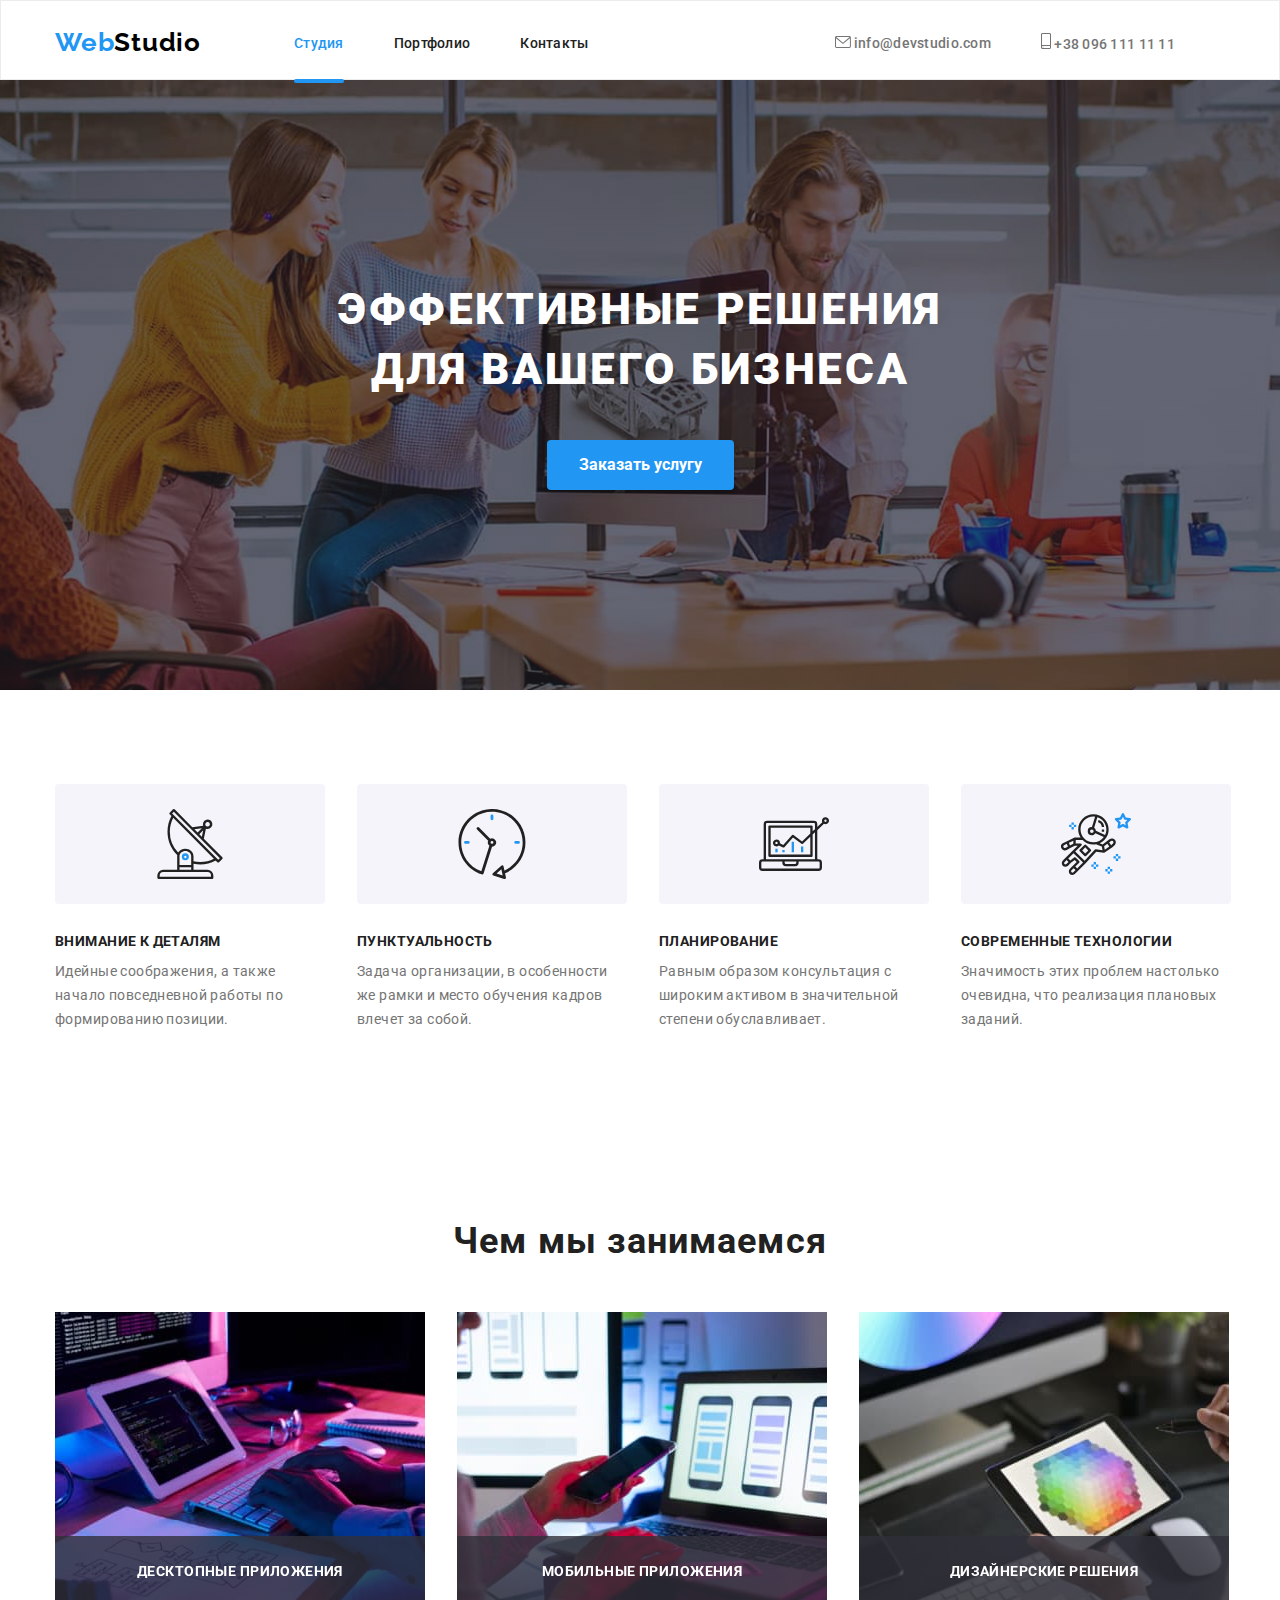
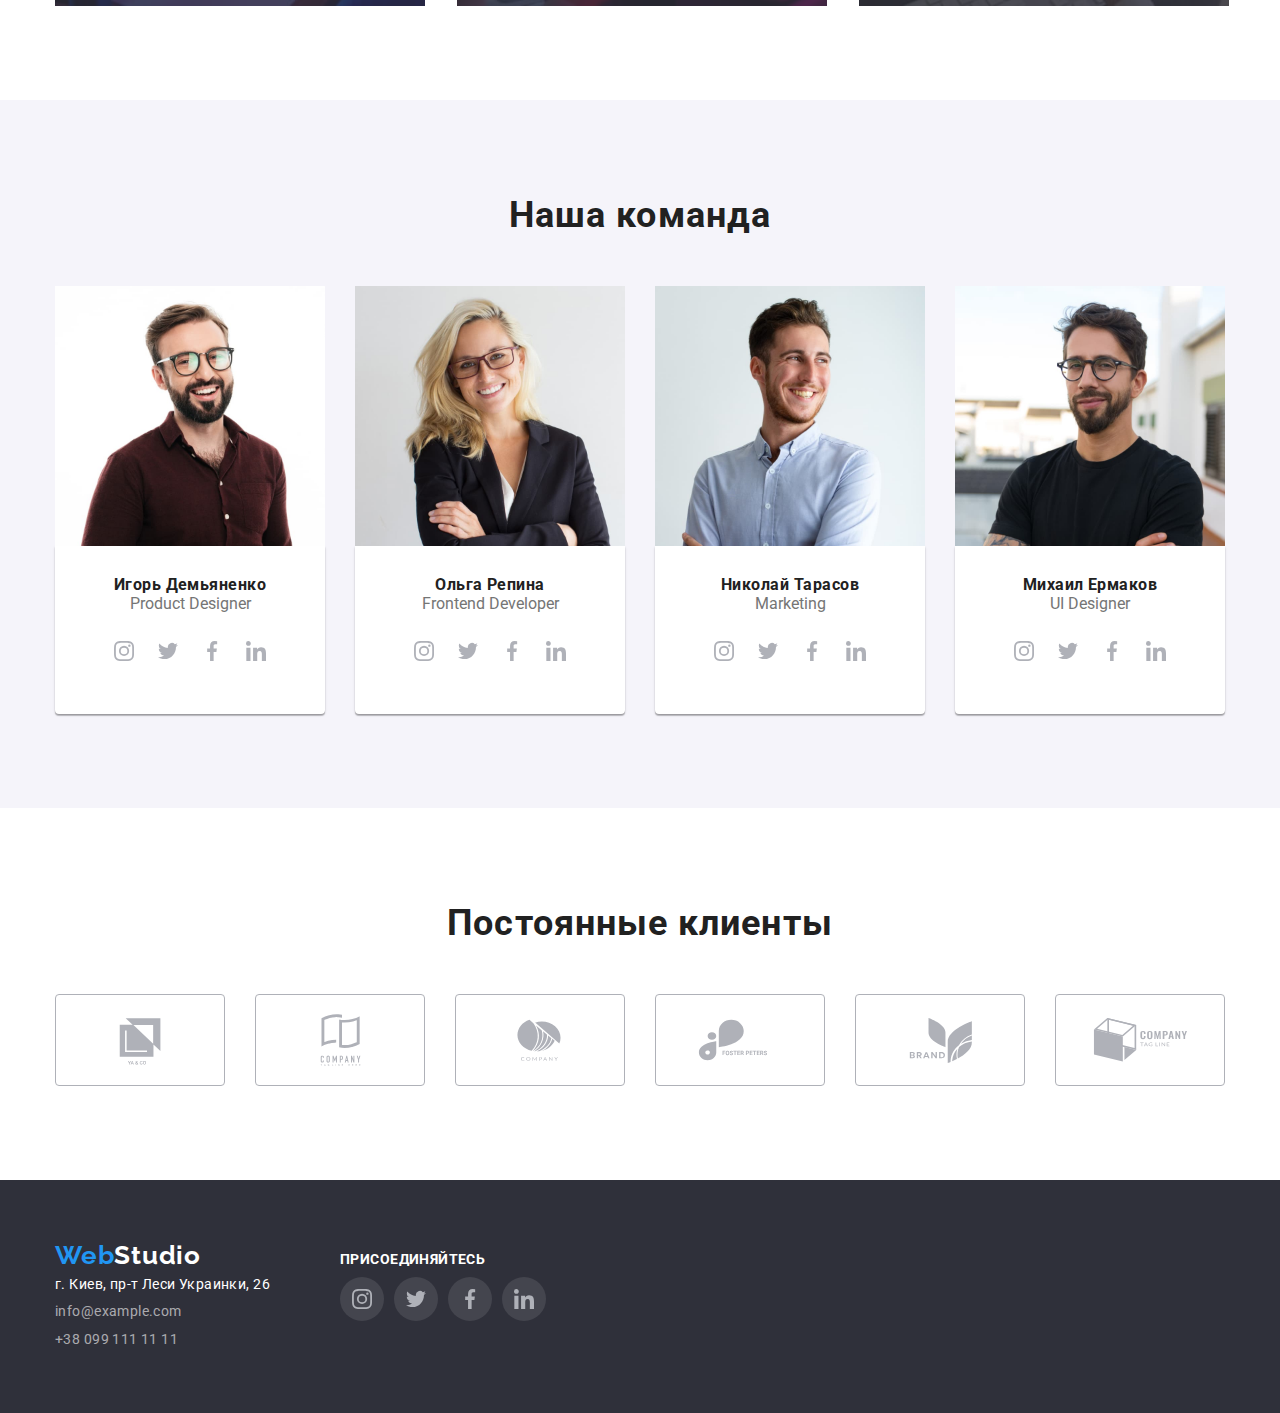
<file: index.html>
<!DOCTYPE html>
<html lang="ru">

<head>
    <meta charset="UTF-8">
    <meta http-equiv="X-UA-Compatible" content="IE=edge">
    <meta name="viewport" content="width=device-width, initial-scale=1.0">
    <title>Document</title>
    <link rel="preconnect" href="https://fonts.googleapis.com">
    <link rel="preconnect" href="https://fonts.gstatic.com" crossorigin>
    <link
        href="https://fonts.googleapis.com/css2?family=Raleway:wght@700&family=Roboto:wght@400;500;700;900&display=swap"
        rel="stylesheet">
    <link rel="stylesheet"
        href="https://cdnjs.cloudflare.com/ajax/libs/modern-normalize/0.6.0/modern-normalize.min.css" />
    <link rel="stylesheet" href="./css/main.css" />
</head>

<body>
    <!-- Шапка сайта -->
    <header class="page-header">
        <div class="container main-nav">
            <a lang="en" class="site-nav-logo" href="WebStudio">Web<span>Studio</span></a>
            <nav>
                <ul class="site-nav list">
                    <!--<li lang="en" class="nav-item site-nav-logo"><a href="WebStudio">Web<span>Studio</span></a></li>-->
                    <li class="nav-item"><a href="./index.html" class="nav-item-link link current">Студия</a></li>
                    <li class="nav-item"><a href="./portfolio.html" class="nav-item-link link">Портфолио</a></li>
                    <li class="nav-item"><a href="Контакты" class="nav-item-link link">Контакты</a></li>
                </ul>
            </nav>
            <ul class="link-items list">
                <li class="nav-link-item" lang="en">
                    <a href="mailto:info@devstudio.com"
                        class="current">
                        <svg class="icon-envelope" width="16" height="12">
                            <use href="./images/icons.svg#icon-envelope"></use>
                        </svg>
                        info@devstudio.com
                       <!--./images/icons.svgs#icon-smartphone--> 
                </a>
                  
                </li>
                <li class="nav-link-item">
                    <a href="tel:+380961111111" 
                    class="current"><svg class="icon-smartphone" width="10" height="16">
                        <use href="./images/icons.svg#icon-smartphone"></use>
                    </svg>
                    +38 096 111 11 11
                   
                </a>
                    
                </li>
            </ul>
        </div>
    </header>
    <main>
        <!-- Герой -->
        <section class="hero">
            <div class="container">
                <h1 class="title">Эффективные решения <br>для вашего бизнеса</h1>
                <button data-modal-open class="button" type="button">Заказать услугу</button>
            </div>
            <div data-modal class="backdrop is-hidden">
                <div class="modal">
                    <button data-modal-close class="button-modal" type="button">
                     <svg class="button-icon" width="18" height="18">
                        <use href="./images/icons.svg#icon-close-black-18dp-2-1"></use>
                     </svg>
                    </button>
                </div>
            </div>
           
        </section>
        <!-- Преимущества -->
        <section class="text-benefits section">
            <div class="benefits container">
                <h2 class="visually-hidden">Преимущества</h2>

                <ul class="text-benefits-list list">
                    <li class="text-benefits-text">
                        <div class="text-benefits-icon">
                        <svg class="socials-icon socials-icon-benefits" width="70" height="70">
                            <use href="./images/icons.svg#icon-antenna"></use>
                        </svg>
                    </div>
                        <h3>Внимание к деталям</h3>
                        <p>
                            Идейные соображения, а также начало повседневной работы по формированию позиции.
                        </p>
                    </li>
                    <li class="text-benefits-text">
                        <div class="text-benefits-icon">
                        <svg class="socials-icon socials-icon-benefits" width="70" height="70">
                            <use href="./images/icons.svg#icon-clock"></use>
                        </svg>
                        </div>
                        <h3>Пунктуальность</h3>
                        <p>
                            Задача организации, в особенности же рамки и место обучения кадров влечет за собой.
                        </p>
                    </li>
                    <li class="text-benefits-text">
                        <div class="text-benefits-icon">
                        <svg class="socials-icon socials-icon-benefits" width="70" height="70">
                            <use href="./images/icons.svg#icon-diagram"></use>
                        </svg>
                        </div>
                        <h3>Планирование</h3>
                        <p>
                            Равным образом консультация с широким активом в значительной степени обуславливает.
                        </p>
                    </li>
                    <li class="text-benefits-text">
                        <div class="text-benefits-icon">
                        <svg class="socials-icon socials-icon-benefits" width="70" height="70">
                            <use href="./images/icons.svg#icon-astronaut"></use>
                        </svg>
                        </div>
                        <h3>Современные технологии</h3>
                        <p>
                            Значимость этих проблем настолько очевидна, что реализация плановых заданий.
                        </p>
                    </li>
                </ul>
            </div>
        </section>
        <!-- Чем мы занимаемся -->
        <section class="section work-section">
            <div class="img container ">
                <h2> Чем мы занимаемся</h2>

                <ul class="list-img">
                    <li>
                        <img src="images/box1.jpg" alt="Пишем программы" width="370" height="294" />
                        <h3 class="list-img-text">Десктопные приложения</h3>

                    </li>

                    <li>
                        <img src="./images/box2.jpg" alt="Создаем мобильные приложения" width="370" height="294" />
                         <h3 class="list-img-text">Мобильные приложения</h3>
                    </li>
                    <li>
                        <img src="./images/box3.jpg" alt="Создаем игры" width="370" height="294" />
                         <h3 class="list-img-text">Дизайнерские решения</h3>
                    </li>
                </ul>
            </div>
        </section>
        <!-- Наша команда -->
        <section class="positions section">
           <div class="container">
                <h2>Наша команда</h2>
                <ul class="position-list list">
                    <li class="position-list-img">
                        <img src="./images/team-card1.jpg " alt="Игорь Демьяненко" width="270" height="260" />
                        <div class="position-list-text">
                            <h3>Игорь Демьяненко</h3>
                            <p lang="en">Product Designer</p>
                            <ul class="masters-socials list socials-list">
                                <li class="socials-item">
                                    <a href="" class="socials-link link">
                                        <svg class="socials-icon" width="20" height="20">
                                            <use href="./images/icons.svg#icon-instagram"></use>
                                        </svg>
                                    </a>
                                </li>
                                <li class="socials-item">
                                    <a href="" class="socials-link link">
                                        <svg class="socials-icon" width="20" height="20">
                                            <use href="./images/icons.svg#icon-twitter"></use>
                                        </svg>
                                    </a>
                                </li>
                                <li class="socials-item">
                                    <a href="" class="socials-link link">
                                        <svg class="socials-icon" width="20" height="20">
                                            <use href="./images/icons.svg#icon-facebook"></use>
                                        </svg>
                                    </a>
                                </li>
                                <li class="socials-item">
                                    <a href="" class="socials-link link">
                                        <svg class="socials-icon" width="20" height="20">
                                            <use href="./images/icons.svg#icon-linkedin"></use>
                                        </svg>
                                    </a>
                                </li>
                            </ul>
                        </div>
                    </li>
                    <li class="position-list-img">
                        <img src="./images/team-card2.jpg " alt="Ольга Репина" width="270" height="260" />
                        <div class="position-list-text">
                            <h3>Ольга Репина</h3>
                            <p lang="en">Frontend Developer</p>
                            <ul class="masters-socials list socials-list">
                                <li class="socials-item">
                                    <a href="" class="socials-link link">
                                        <svg class="socials-icon" width="20" height="20">
                                            <use href="./images/icons.svg#icon-instagram"></use>
                                        </svg>
                                    </a>
                                </li>
                                <li class="socials-item">
                                    <a href="" class="socials-link link">
                                        <svg class="socials-icon" width="20" height="20">
                                            <use href="./images/icons.svg#icon-twitter"></use>
                                        </svg>
                                    </a>
                                </li>
                                <li class="socials-item">
                                    <a href="" class="socials-link link">
                                        <svg class="socials-icon" width="20" height="20">
                                            <use href="./images/icons.svg#icon-facebook"></use>
                                        </svg>
                                    </a>
                                </li>
                                <li class="socials-item">
                                    <a href="" class="socials-link link">
                                        <svg class="socials-icon" width="20" height="20">
                                            <use href="./images/icons.svg#icon-linkedin"></use>
                                        </svg>
                                    </a>
                                </li>
                            </ul>
                        </div>
                    </li>
                    <li class="position-list-img">
                        <img src="./images/team-card3.jpg " alt="Николай Тарасов" width="270" height="260" />
                        <div class="position-list-text">
                            <h3>Николай Тарасов</h3>
                            <p lang="en">Marketing</p>
                            <ul class="masters-socials list socials-list">
                                <li class="socials-item">
                                    <a href="" class="socials-link link">
                                        <svg class="socials-icon" width="20" height="20">
                                            <use href="./images/icons.svg#icon-instagram"></use>
                                        </svg>
                                    </a>
                                </li>
                                <li class="socials-item">
                                    <a href="" class="socials-link link">
                                        <svg class="socials-icon" width="20" height="20">
                                            <use href="./images/icons.svg#icon-twitter"></use>
                                        </svg>
                                    </a>
                                </li>
                                <li class="socials-item">
                                    <a href="" class="socials-link link">
                                        <svg class="socials-icon" width="20" height="20">
                                            <use href="./images/icons.svg#icon-facebook"></use>
                                        </svg>
                                    </a>
                                </li>
                                <li class="socials-item">
                                    <a href="" class="socials-link link">
                                        <svg class="socials-icon" width="20" height="20">
                                            <use href="./images/icons.svg#icon-linkedin"></use>
                                        </svg>
                                    </a>
                                </li>
                            </ul>
                        </div>
                    </li>
                    <li class="position-list-img">
                        <img src="./images/team-card4.jpg " alt="Михаил Ермаков" width="270" height="260" />
                        <div class="position-list-text">
                            <h3>Михаил Ермаков</h3>
                            <p lang="en">UI Designer</p>
                            <ul class="masters-socials list socials-list">
                                <li class="socials-item">
                                    <a href="" class="socials-link link">
                                        <svg class="socials-icon" width="20" height="20">
                                            <use href="./images/icons.svg#icon-instagram"></use>
                                        </svg>
                                    </a>
                                </li>
                                <li class="socials-item">
                                    <a href="" class="socials-link link">
                                        <svg class="socials-icon" width="20" height="20">
                                            <use href="./images/icons.svg#icon-twitter"></use>
                                        </svg>
                                    </a>
                                </li>
                                <li class="socials-item">
                                    <a href="" class="socials-link link">
                                        <svg class="socials-icon" width="20" height="20">
                                            <use href="./images/icons.svg#icon-facebook"></use>
                                        </svg>
                                    </a>
                                </li>
                                <li class="socials-item">
                                    <a href="" class="socials-link link">
                                        <svg class="socials-icon" width="20" height="20">
                                            <use href="./images/icons.svg#icon-linkedin"></use>
                                        </svg>
                                    </a>
                                </li>
                            </ul>
                        </div>
                    </li>
                </ul>
            </div>
        </section>
<!-- Постоянные клиенты -->
<section class="section client-section">
<div class="container client-section-container">
    <h2>Постоянные клиенты</h2>
<ul class="masters-client list client-list">
    <li class="client-item">
        <a href="" class="client-link link">
            <svg class="client-icon" width="106" height="60">
                <use href="./images/icons.svg#icon-logo1"></use>
            </svg>
        </a>
    </li>
    <li class="client-item">
        <a href="" class="client-link link">
            <svg class="client-icon" width="106" height="60">
                <use href="./images/icons.svg#icon-logo2"></use>
            </svg>
        </a>
    </li>
    <li class="client-item">
        <a href="" class="client-link link">
            <svg class="client-icon" width="106" height="60">
                <use href="./images/icons.svg#icon-logo3"></use>
            </svg>
        </a>
    </li>
    <li class="client-item">
        <a href="" class="client-link link">
            <svg class="client-icon" width="106" height="60">
                <use href="./images/icons.svg#icon-logo4"></use>
            </svg>
        </a>
    </li>
    <li class="client-item">
        <a href="" class="client-link link">
            <svg class="client-icon" width="106" height="60">
                <use href="./images/icons.svg#icon-logo5"></use>
            </svg>
        </a>
    </li>
    <li class="client-item">
        <a href="" class="client-link link">
            <svg class="client-icon" width="106" height="60">
                <use href="./images/icons.svg#icon-logo6"></use>
            </svg>
        </a>
    </li>
   </ul>
</div>
</section>
    </main>

    <!-- Футер -->
    <footer class="bottom">
        <div class="container container-futer">
            <div class="bottom-futer">
            <a lang="en" class="bottom-logo" href="WebStudio" class="link">Web<span>Studio</span></a>
            <ul class="bottom-list link list">
                <!--<li lang="en" class="bottom-logo"><a href="WebStudio" class="link">Web<span>Studio</span></a></li>-->
                <li>
                    <address>
                        г. Киев, пр-т Леси Украинки, 26
                    </address>
                </li>
                <li lang="en"><a href="mailto:info@example.com" class="link-bottom link">info@example.com</a></li>
                <li><a href="tel:+380991111111" class="link-bottom link">+38 099 111 11 11</a></li>
            </ul>
            </div>
            <div class="icons-futer">
                <h2>ПРИСОЕДИНЯЙТЕСЬ</h2>
            
            <ul class="masters-socials masters-socials-futer list socials-list">
                <li class="socials-item socials-item-futer">
                    <a href="" class="socials-link socials-link-futer link">
                        <svg class="socials-icon" width="20" height="20">
                            <use href="./images/icons.svg#icon-instagram"></use>
                        </svg>
                    </a>
                </li>
                <li class="socials-item socials-item-futer">
                    <a href="" class="socials-link socials-link-futer link">
                        <svg class="socials-icon" width="20" height="20">
                            <use href="./images/icons.svg#icon-twitter"></use>
                        </svg>
                    </a>
                </li>
                <li class="socials-item socials-item-futer">
                    <a href="" class="socials-link socials-link-futer link">
                        <svg class="socials-icon" width="20" height="20">
                            <use href="./images/icons.svg#icon-facebook"></use>
                        </svg>
                    </a>
                </li>
                <li class="socials-item socials-item-futer">
                    <a href="" class="socials-link socials-link-futer link">
                        <svg class="socials-icon" width="20" height="20">
                            <use href="./images/icons.svg#icon-linkedin"></use>
                        </svg>
                    </a>
                </li>
            </ul>
            </div>
        </div>
    </footer>
<script src="./js/modal.js"></script>
</body>

</html>
</file>
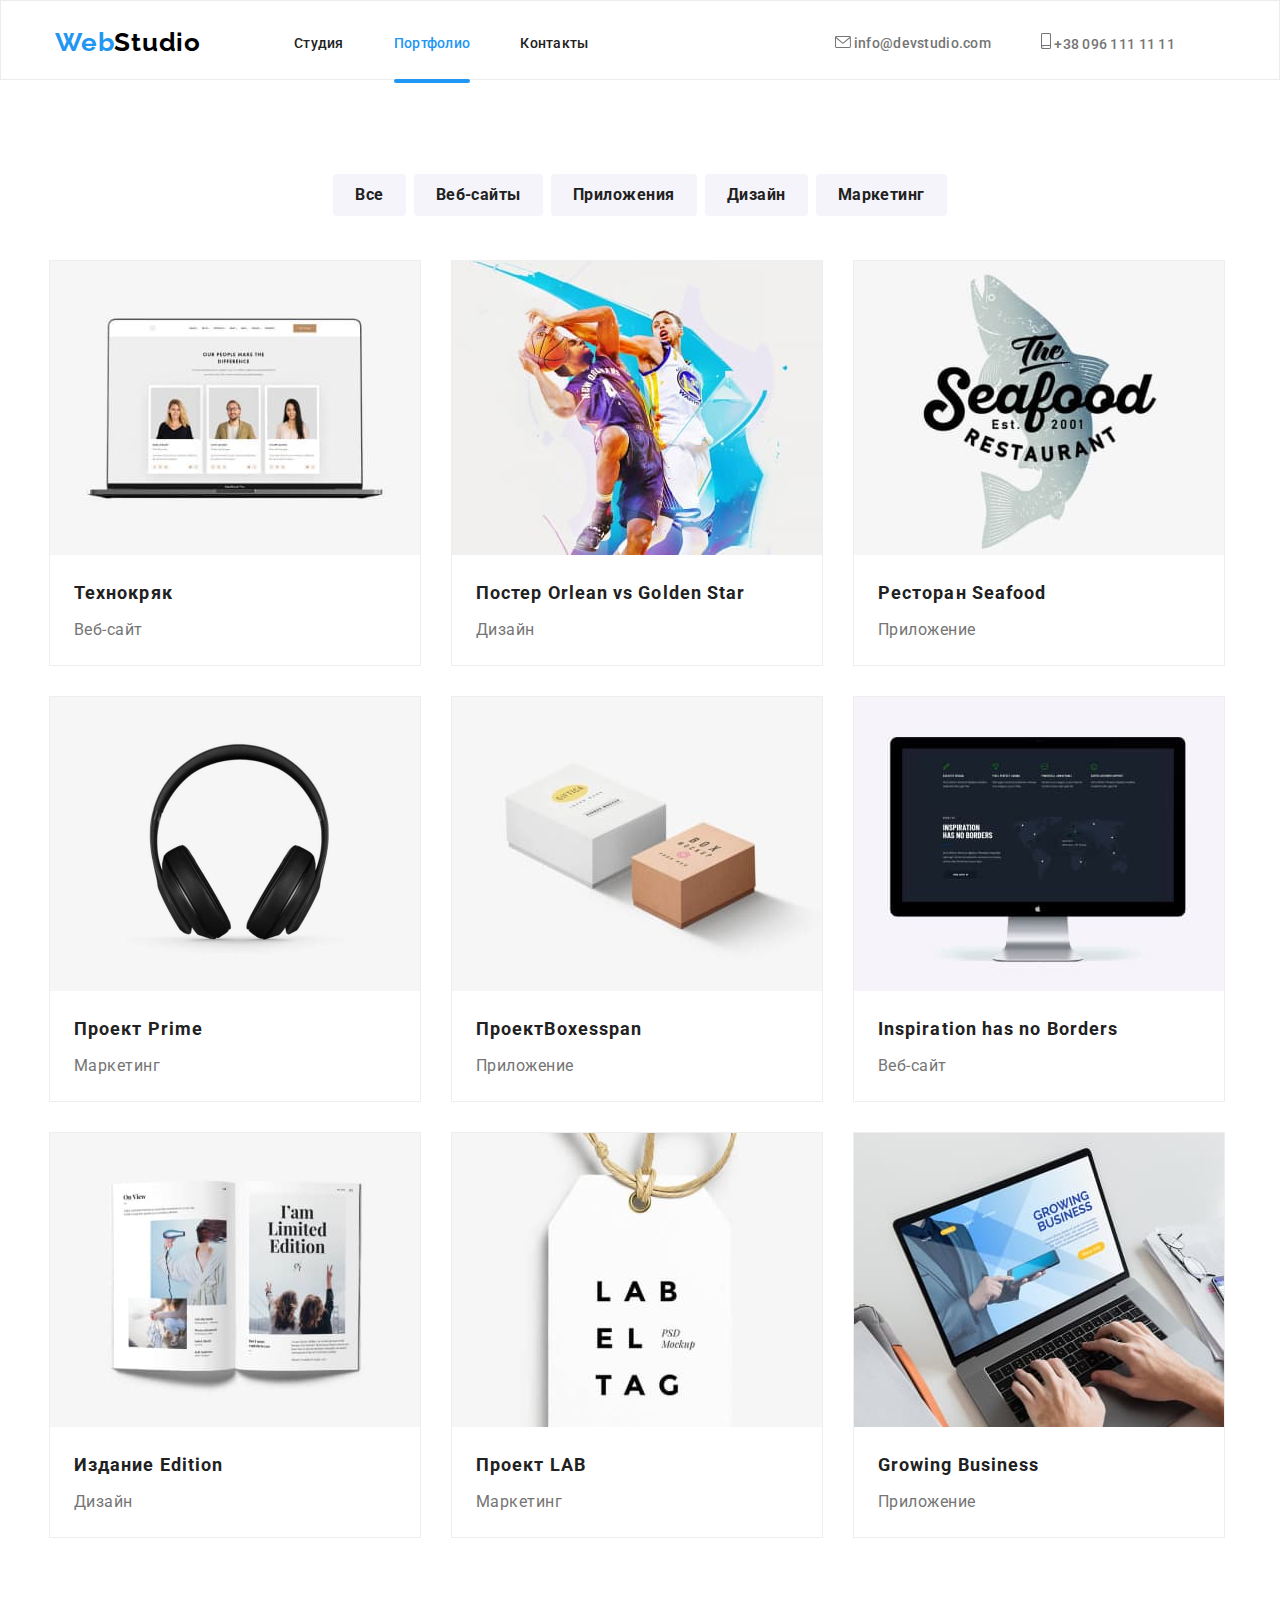
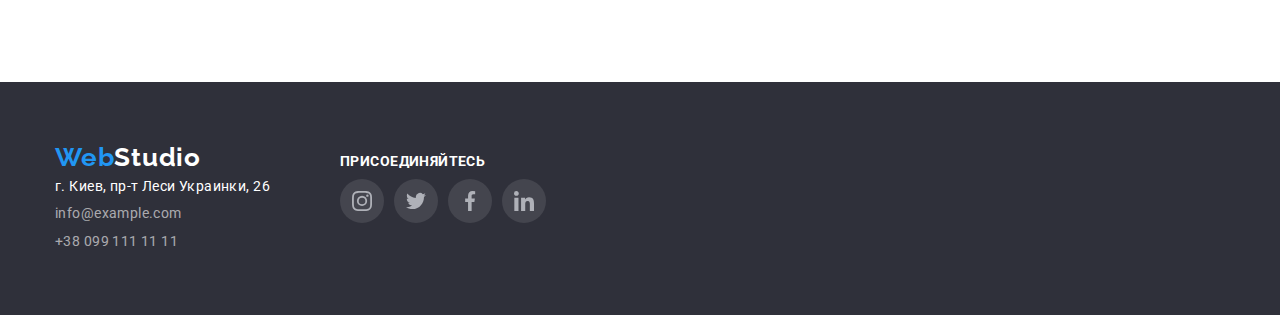
<file: portfolio.html>
<!DOCTYPE html>
<html lang="ru">

<head>
    <meta charset="UTF-8">
    <meta http-equiv="X-UA-Compatible" content="IE=edge">
    <meta name="viewport" content="width=device-width, initial-scale=1.0">
    <title>Document</title>
    <link rel="preconnect" href="https://fonts.googleapis.com">
    <link rel="preconnect" href="https://fonts.gstatic.com" crossorigin>
    <link href="https://fonts.googleapis.com/css2?family=Roboto:wght@400;500;700;900&display=swap" rel="stylesheet">
    <link rel="preconnect" href="https://fonts.googleapis.com">
    <link rel="preconnect" href="https://fonts.gstatic.com" crossorigin>
    <link
        href="https://fonts.googleapis.com/css2?family=Raleway:wght@700&family=Roboto:wght@400;500;700;900&display=swap"
        rel="stylesheet">
    <link rel="stylesheet"
        href="https://cdnjs.cloudflare.com/ajax/libs/modern-normalize/0.6.0/modern-normalize.min.css" />
    <link rel="stylesheet" href="./css/main.css" />
</head>

<body>
    <!-- Шапка сайта -->
    <header class="page-header">
        <div class="container main-nav">
            <a lang="en" class="site-nav-logo" href="WebStudio">Web<span>Studio</span></a>
            <nav>
                <ul class="site-nav list">
                    <!--<li lang="en" class="nav-item site-nav-logo"><a href="WebStudio">Web<span>Studio</span></a></li>-->
                    <li class="nav-item"><a href="./index.html" class="nav-item-link link">Студия</a></li>
                    <li class="nav-item"><a href="./portfolio.html" class="nav-item-link link current">Портфолио</a></li>
                    <li class="nav-item"><a href="Контакты" class="nav-item-link link">Контакты</a></li>
                </ul>
            </nav>
            <ul class="link-items list">
                <li class="nav-link-item" lang="en">
                    <a href="mailto:info@devstudio.com" class="current">
                        <svg class="icon-envelope" width="16" height="12">
                            <use href="./images/icons.svg#icon-envelope"></use>
                        </svg>
                        info@devstudio.com
                        <!--./images/icons.svgs#icon-smartphone-->
                    </a>
    
                </li>
                <li class="nav-link-item">
                    <a href="tel:+380961111111" class="current"><svg class="icon-smartphone" width="10" height="16">
                            <use href="./images/icons.svg#icon-smartphone"></use>
                        </svg>
                        +38 096 111 11 11
    
                    </a>
    
                </li>
            </ul>
        </div>
    </header>
  
   
    <main>

        <!--Наше портфолио  -->
        <section class="section portfolio">
            <div class="container ">
                <h2 class="visually-hidden">Наше портфолио</h2>
                <ul class="portfolio-list list">
                    <li class="portfolio-list-item"><button class="portfolio-button" type="button">Все</button></li>
                    <li class="portfolio-list-item"><button class="portfolio-button" type="button">Веб-сайты</button>
                    </li>
                    <li class="portfolio-list-item"><button class="portfolio-button" type="button">Приложения</button>
                    </li>
                    <li class="portfolio-list-item"><button class="portfolio-button" type="button">Дизайн</button></li>
                    <li class="portfolio-list-item"><button class="portfolio-button" type="button">Маркетинг</button>
                    </li>
                </ul>
                <ul class="portfolio-img list">
                    <li class="portfolio-img-item">
                        <a class="portfolio-img-over">
                        <div class="portfolio-img-overl">
                            <img src="./images/portfolio/img-portfolio1.jpg" alt="Технокряк" width="370" height="294" />
                            <div class="portfolio-text-overl">
                                <p>Технокряк это современная площадка распространения коронавируса. Компании используют эту
                                    платформу для цифрового
                                    шпионажа и атак на защищённые сервера конкурентов.</p>
                            </div>
                        </div>
                            <div class="portfolio-text">
                                <h3>Технокряк </h3>
                                <p>Веб-сайт</p>
                               
                              
                            </div>
                        </a>
                    </li>

                    <li class="portfolio-img-item">
                        <img src="./images/portfolio/img-portfolio2.jpg" alt="Постер New Orlean vs Golden Star"
                            width="370" height="294" />
                        <div class="portfolio-text">
                            <h3>Постер <span lang="en">Orlean vs Golden Star</span></h3>
                            <p>Дизайн</p>
                        </div>
                    </li>
                    <li class="portfolio-img-item">
                        <img src="./images/portfolio/img-portfolio3.jpg" alt="Ресторан Seafood" width="370"
                            height="294" />
                        <div class="portfolio-text">
                            <h3>Ресторан <span lang="en">Seafood</span></h3>
                            <p>Приложение</p>
                        </div>
                    </li>
                    <li class="portfolio-img-item">
                        <img src="./images/portfolio/img-portfolio4.jpg" alt="Проект Prime" width="370" height="294" />
                        <div class="portfolio-text">
                            <h3>Проект <span lang="en">Prime</span></h3>
                            <p>Маркетинг</p>
                        </div>
                    </li>
                    <li class="portfolio-img-item">
                        <img src="./images/portfolio/img-portfolio5.jpg" alt="Проект Boxes" width="370" height="294" />
                        <div class="portfolio-text">
                            <h3>Проект<span lang="en">Boxes</span>span</h3>
                            <p>Приложение</p>
                        </div>
                    </li>
                    <li class="portfolio-img-item">
                        <img src="./images/portfolio/img-portfolio6.jpg" alt="Inspiration has no Borders" width="370"
                            height="294" />
                        <div class="portfolio-text">
                            <h3 lang="en">Inspiration has no Borders</h3>
                            <p>Веб-сайт</p>
                        </div>
                    </li>
                    <li class="portfolio-img-item">
                        <img src="./images/portfolio/img-portfolio7.jpg" alt="Издание Limited Edition" width="370"
                            height="294" />
                        <div class="portfolio-text">
                            <h3>Издание <span lang="en">Edition</span> </h3>
                            <p>Дизайн</p>
                        </div>
                    </li>
                    <li class="portfolio-img-item">
                        <img src="./images/portfolio/img-portfolio8.jpg" alt="Проект LAB" width="370" height="294" />
                        <div class="portfolio-text">
                            <h3>Проект <span lang="en">LAB</span></h3>
                            <p>Маркетинг</p>
                        </div>
                    </li>
                    <li class="portfolio-img-item">
                        <img src="./images/portfolio/img-portfolio9.jpg" alt="Growing Business" width="370"
                            height="294" />
                        <div class="portfolio-text">
                            <h3 lang="en">Growing Business</h3>
                            <p>Приложение</p>
                        </div>
                    </li>

                </ul>
            </div>
        </section>
    </main>
    <!-- Футер -->
    <footer class="bottom">
        <div class="container container-futer">
            <div class="bottom-futer">
                <a lang="en" class="bottom-logo" href="WebStudio" class="link">Web<span>Studio</span></a>
                <ul class="bottom-list link list">
                    <!--<li lang="en" class="bottom-logo"><a href="WebStudio" class="link">Web<span>Studio</span></a></li>-->
                    <li>
                        <address>
                            г. Киев, пр-т Леси Украинки, 26
                        </address>
                    </li>
                    <li lang="en"><a href="mailto:info@example.com" class="link-bottom link">info@example.com</a></li>
                    <li><a href="tel:+380991111111" class="link-bottom link">+38 099 111 11 11</a></li>
                </ul>
            </div>
            <div class="icons-futer">
                <h2>ПРИСОЕДИНЯЙТЕСЬ</h2>
    
                <ul class="masters-socials masters-socials-futer list socials-list">
                    <li class="socials-item socials-item-futer">
                        <a href="" class="socials-link socials-link-futer link">
                            <svg class="socials-icon" width="20" height="20">
                                <use href="./images/icons.svg#icon-instagram"></use>
                            </svg>
                        </a>
                    </li>
                    <li class="socials-item socials-item-futer">
                        <a href="" class="socials-link socials-link-futer link">
                            <svg class="socials-icon" width="20" height="20">
                                <use href="./images/icons.svg#icon-twitter"></use>
                            </svg>
                        </a>
                    </li>
                    <li class="socials-item socials-item-futer">
                        <a href="" class="socials-link socials-link-futer link">
                            <svg class="socials-icon" width="20" height="20">
                                <use href="./images/icons.svg#icon-facebook"></use>
                            </svg>
                        </a>
                    </li>
                    <li class="socials-item socials-item-futer">
                        <a href="" class="socials-link socials-link-futer link">
                            <svg class="socials-icon" width="20" height="20">
                                <use href="./images/icons.svg#icon-linkedin"></use>
                            </svg>
                        </a>
                    </li>
                </ul>
            </div>
        </div>
    </footer>


</body>

</html>
</file>
<file: css/main.css>
/* цвет основного текста #757575 */
/* вторичный цвет текста #212121 ; */
/* белый #e5e5e5  */
/* акцент #2196f3 */
/* вторичный цвет фона #ffffff; */

:root {
  --primary-text-color: #757575;
  --title-text-color: #212121;
  --accent-color: #2196f3;

  --primary-white-color: #ffffff;
  --secondary-bg-color: #ffffff;
}

body {
  background-color: var(--primary-white-color);
  color: var(--primary-text-color);

  font-family: Roboto, sans-serif;
  font-size: 14px;
  font-style: normal;
  font-weight: 400;
  line-height: 2;
}
h1,
h2,
h3,
h4,
h5,
h6,
p {
  margin: 0;
}
ul,
ol {
  list-style: none;
  padding: 0;
  margin: 0;
}
img {
  display: block;
}
.section {
  padding: 94px 0;
}
.container {
  width: 1200px;
  padding-left: 15px;
  padding-right: 15px;
  margin-right: auto;
  margin-left: auto;
}
.btn {
  display: block;
  font-weight: 500;
  font-size: 16px;
  line-height: 1.25;
  text-align: center;
  color: var(--secondary-text-color);
  background: #4985ff;
  box-shadow: 0px 0px 10px rgba(111, 111, 111, 0.25);
  border-radius: 30px;
  width: 200px;
  height: 45px;
  border-color: transparent;
  cursor: pointer;
}
.btn:hover,
.btn:focus {
  border-color: var(--accent-color);
  background-color: transparent;
}

h2 {
  color: var(--title-text-color);

  font-weight: 700;
  font-size: 36px;
  line-height: 1.17;
  letter-spacing: 0.03em;
}
h3 {
  color: var(--title-text-color);

  font-weight: 700;
  font-size: 14px;
  line-height: 1.14;
  letter-spacing: 0.03em;
}
.list {
  list-style: none;
}
.link {
  text-decoration: none;
}
a {
  text-decoration: none;
}
.visually-hidden {
  position: absolute;
  width: 1px;
  height: 1px;
  margin: -1px;
  border: 0;
  padding: 0;
  white-space: nowrap;
  clip-path: inset(100%);
  clip: rect(0 0 0 0);
  overflow: hidden;
}
/*  Шапка Site nav */
.page-header {
  border: 1px solid #ececec;
  /*width: 1200px;*/
  height: 80px;
}
.main-nav {
  display: flex;
  align-items: center;
  /* width: 1200px;*/

  /*padding-left: 15px;
  padding-right: 15px;*/
 /* opacity: 0;
  transform: scaleX(0);
  transition: transform 250ms cubic-bezier(0.4, 0, 0.2, 1),
  opacity 250ms cubic-bezier(0.4, 0, 0.2, 1);*/
}
.site-nav {
  position: relative;
  display: flex;
  align-items: center;
  /*padding-top: 32px;
  padding-bottom: 32px;*/
}
.site-nav .nav-item:not(:last-child) {
  margin-right: 50px;
}
.link-items {
  display: flex;
  align-items: center;
  margin-left: auto;
}
.link-items:not(:last-child) {
  margin-right: 50px;
}
.site-nav-logo {
  margin-right: 93px;
  font-family: Raleway, sans-serif;
  font-weight: 700;
  font-size: 26px;
  line-height: 1.19;
  /* identical to box height */
  letter-spacing: 0.03em;
  color: #2196f3;
}
.site-nav-logo a {
  color: #2196f3;
}
.site-nav-logo span {
  font-family: Raleway, sans-serif;
  font-weight: 700;
  font-size: 26px;
  line-height: 1.19;
  /* identical to box height */

  letter-spacing: 0.03em;

  color: #000000;
}
.site-nav .link {
  display: block;
  padding-top: 32px;
  padding-bottom: 32px;

  color: var(--title-text-color);
  font-weight: 500;
  font-size: 14px;
  line-height: 1.17;
  letter-spacing: 0.02em;
  text-decoration: none;
  transition: color 250ms cubic-bezier(0.4, 0, 0.2, 1);
}

.site-nav .link:hover,
.site-nav .link:focus {
  color: var(--accent-color);
}

.link-items .current {
  display: block;
  padding-top: 32px;
  padding-bottom: 32px;

  color: var(--primary-text-color);
  font-weight: 500;
  font-size: 14px;
  line-height: 1.17;
  letter-spacing: 0.02em;
  text-decoration: none;
  margin-right: 50px;
  transition: color fill 250ms cubic-bezier(0.4, 0, 0.2, 1);
}
.link-items .current:not(:last-child) {
  margin-right: 50px;
}
.link-items .current:hover,
.link-items .current:focus {
  color: var(--accent-color);
  fill: var(--accent-color);
}

.link-items .current:hover use,
.link-items .current:focus use {
  color: var(--accent-color);
  fill: var(--accent-color);
}
.icon-envelope {
  background-color: #ffffff;
  fill: #757575;
  transition: fill 250ms cubic-bezier(0.4, 0, 0.2, 1);
}
.icon-envelope:hover,
.icon-envelope:focus {
  fill: var(--accent-color);
}
.icon-smartphone {
  fill: #757575;
  transition: fill 250ms cubic-bezier(0.4, 0, 0.2, 1);
}
.icon-smartphone:hover,
.icon-smartphone:focus {
  fill: var(--accent-color);
}
.nav-item {
  position: relative;
}
.nav-item-link.current::after {
  content: '';

  position: absolute;
  left: 0;
  bottom: 0;

  display: block;
  width: 100%;
  height: 4px;
   background: #2196F3;
   border-radius: 2px;

  /*opacity: 0;
  transform: scaleX(0);*/
  transition: transform 250ms cubic-bezier(0.4, 0, 0.2, 1),
  opacity 250ms cubic-bezier(0.4, 0, 0.2, 1);
}
.nav-item-link.current {
  color:var(--accent-color) ;
}
.nav-item-link:hover::after {
  /*opacity: 1;
  transform: scaleX(1);*/
}
/* Hero */

.hero {
  text-align: center;
  padding: 200px 0;
  /*background-color: #2f303a;*/
  max-width: 1600px;
  margin: 0 auto;
  /* width: 1200px;*/
  background-image: linear-gradient(
      to right,
      rgba(47, 48, 58, 0.4),
      rgba(47, 48, 58, 0.4)
    ),
    url("../images/img1.jpg");

  background-repeat: no-repeat;
  background-position: center;
  background-size: cover;
}

.title {
  margin-top: 0;
  margin-bottom: 40px;

  color: #ffffff;
  font-weight: 900;
  font-size: 44px;
  line-height: 1.36;

  text-align: center;
  letter-spacing: 0.06em;
  text-transform: uppercase;
}
.button {
  color: #ffffff;
  background-color: #2196f3;
  font-weight: 700;
  font-size: 16px;
  padding: 10px 32px;
  border-radius: 4px;
  border: none;
  box-shadow: 0px 4px 4px rgba(0, 0, 0, 0.15);
  line-height: 1.88;
  transition: background-color 250ms cubic-bezier(0.4, 0, 0.2, 1);
}
.button:hover,
.button:focus {
  background-color: #188ce8;
  cursor: pointer;
}
.backdrop {
  position: fixed;
  top: 0;
  left: 0;
  width: 100%;
  height:100%;
  background: rgba(0, 0, 0, 0.2);
  /*background-color:#AFB1B8;*/
  /*outline: 2px #000000;*/
  /*#2196F3*/
}

.backdrop.is-hidden {
  opacity: 0;
  pointer-events: none;
}

.modal {
  position: absolute;
  top: 50%;
  left: 50%;
  transform: translate(-50%, -50%);

  /*min-height: 300px;
  min-width: 400px;*/
  width: 528px;
  height: 581px;
  padding: 15px;
  /*margin-top: 8px;
  margin-right: 8px;*/
  radius: 4px;
  background-color: #fff;
  
}
.modal .button-modal {
  position: absolute;
  right: 8px;
  top: 8px;
  
  width: 30px;
  height: 30px;
  border: 1px solid rgba(0, 0, 0, 0.1);
  border-radius: 50%;
  background: transparent;
}
/* преимущества*/
.benefits h2 {
  text-align: center;
}

.text-benefits-list {
  display: flex;

  /*margin-top: 94px;
  margin-bottom: 94px;*/
}
.text-benefits-text:not(:last-child) {
  margin-right: 32px;
}
.text-benefits-text h3 {
  margin-bottom: 10px;
  text-transform: uppercase;
}
.text-benefits p {
  font-size: 14px;
  line-height: 1.71;
  letter-spacing: 0.03em;
}
/*.socials-icon-benefits {
    width: 70px;
  height: 70px;
}*/
.text-benefits-text svg {
  /*width: 270px;
  height: 120px;*/
  /*background: rgba(245, 244, 250, 1);*/
}
.text-benefits-icon {
  /*position: absolute;*/
   width: 270px;
   height: 120px;
   left: 215px;
   top: 774px;

   background:  #f5f4fa;
   border-radius: 4px;
   padding: 25px 100px 25px 100px;
   margin-bottom: 30px;
}
/*.socials-icon-benefits {
  /*display: block;*/
  padding: 25px 100px 25px 100px;
}*/


/*Чем мы занимаемся*/
.work-section {
  padding-top: 0;
}
.img h2 {
  text-align: center;
  margin-bottom: 50px;
}

.list-img {
  
  display: flex;
  /*margin-bottom: 94px;*/
}
.list-img li:not(:last-child) {
  margin-right: 32px;
}
.list-img li {
position: relative;
}
.list-img-text {
  position: absolute;
  right: 0;
  bottom: 0;
width: 100%;
height: 70px;
padding-top: 27px;
  background: rgba(47, 48, 58, 0.8);
  font-family: Roboto;
font-family: Roboto;
font-style: normal;
font-weight: 700;
font-size: 14px;
line-height: 16px;
text-align: center;
letter-spacing: 0.03em;
text-transform: uppercase;

color: #FFFFFF;

}

/* Наша команда */

/*.positions {
  display: flex;
  justify-content: space-between;
}*/
/*.position-list {

}*/
/*.position-list-img{
  display: flex;
  justify-content: space-between;
  margin-left: 0px;
}*/
.positions {
  /*padding-top: 94px;*/
  background:  #f5f4fa;
}
.positions h2 {
  text-align: center;
  margin-bottom: 50px;
}
.position-list {
  display: flex;
  /*padding-bottom: 94px;*/
  /* margin-bottom: 94px;*/
  /*height: 368px;*/
  /*width: 270px;
  background-color: #ffffff;*/
  border-radius: 4px;
  /*/box-shadow: 0 0 4px 0 black;*/
}
.position-list-img:not(:last-child) {
  margin-right: 30px;
}
.position-list-img {
  text-align: center;
}
.position-list-text {
  height: 168px;
  /* margin-top: 30px;*/
  /* margin-bottom: 30px;*/
  padding-top: 30px;
  padding-bottom: 30px;
  background-color: #ffffff;
  border-radius: 0 0 4px 4px;
  box-shadow: 0px 1px 3px rgba(0, 0, 0, 0.12), 0px 1px 1px rgba(0, 0, 0, 0.14),
    0px 2px 1px rgba(0, 0, 0, 0.2);
}
.position-list-text h3 {
  font-size: 16px;
}

.position-list p {
  font-size: 16px;
  line-height: 1.19;
  text-align: center;
  margin-bottom: 16px;
}
.masters-socials {
  display: flex;
  justify-content: center;
 }
.socials-item {
  width: 44px;
  height: 44px;
}
.socials-item :not(:last-child) {
  margin-right: 10px;
}
.socials-link {
  width: 100%;
  height: 100%;
  display: flex;
  align-items: center;
  justify-content: center;
  border-radius: 50%;
  background-color: #ffffff;
  transition: background-color 250ms cubic-bezier(0.4, 0, 0.2, 1);
  transition: fill 250ms cubic-bezier(0.4, 0, 0.2, 1);
  
}
.socials-icon {
  fill: #afb1b8;
   transition: fill 250ms cubic-bezier(0.4, 0, 0.2, 1);
  
}
.socials-link:hover,
.socials-link:focus {
  background-color: #2196f3;
  fill: #ffffff;
  }
.socials-link:hover use,
.socials-link:focus use {
  background-color: #2196f3;
  fill: #ffffff;
  }
.socials-icon:hover,
.socials-icon:focus {
  fill: #ffffff;
}
/*.socials-link:hover .socials-icon,
.socials-link:focus .socials-icon {
    fill:#ffffff;
    }*/

    /* постоянные клиенты*/
.client-section-container {
   text-align: center;
}
.client-section-container h2 {
   margin-bottom: 50px;
}
             
.masters-client {
  display: flex;
  justify-content: center;
} 
.client-item {
  width: 170px;
  height: 92px;
  border-radius: 4px;
  border: 1px solid rgba(175, 177, 184, 1);
 /*border-radius: 4px 4px 4px 4px;*/
 /*padding: 16px 32px 16px 32px;*/
  transition: border 250ms cubic-bezier(0.4, 0, 0.2, 1);
  transition: fill 250ms cubic-bezier(0.4, 0, 0.2, 1);
}
.client-link {
  width: 100%;
  height: 100%;
 /*display: flex;
 align-items: center;
 justify-content: center;
  background-color: #ffffff;*/
  transition: fill 250ms cubic-bezier(0.4, 0, 0.2, 1);
}
.client-item:not(:last-child) {
  margin-right: 30px;
}
.client-icon {
  margin: 16px 32px 16px 32px;
  fill:  #afb1b8;
  transition: fill 250ms cubic-bezier(0.4, 0, 0.2, 1);
  
}

.client-icon:hover,
.client-icon:focus {
     fill:#2196f3;
     /*background-color: blue;*/
  }
  .client-item:hover,
  .client-item:focus {
     fill:#2196f3;
    border: 1px solid rgba(33, 150, 243, 1)
     /*background-color: blue;*/
  }
.client-link:hover,
.client-link:focus {
  /*background-color: #2196f3;*/
  fill: #2196f3;
}
.client-link:hover use,
.client-link:focus use {
  /*background-color: #2196f3;*/
  fill: #2196f3;
  }

/* Футер */
footer {
  background-color: #2f303a;
  padding-top: 60px;
  padding-bottom: 60px;
}
.bottom .container {
  display: flex;
  background-color: #2f303a;
  margin-top: 0px;
  align-items: baseline;
}
.container-futer {
 /* display: block;*/
 /* background-color: #2f303a;
  margin-top: 0px;
  align-items: baseline;
  width: 1600px;
  height: 252px;
 padding-top: 60px;
  padding-bottom: 60px;*/
  /*padding-left: 215px;*/
}
.bottom-futer {
  display: block;
  display: table-cell;
  margin-top: 0px;
  align-content: center;
  align-items: baseline;
  /*margin-right: 70px;*/
}
.bottom-list {
  display: block;
  display: table-cell;
  margin-top: 0px;
  align-content: center;
  /* align-items: baseline;*/
  /*margin-right: 70px;*/
}
.link-bottom {
  color: rgba(255, 255, 255, 0.6);
  font-size: 14px;
  line-height: 1.71;
  letter-spacing: 0.03em;
}
.link-bottom:hover,
.link-bottom:focus {
  color: var(--accent-color);
}
.bottom address {
  font-style: normal;
  font-size: 14px;
  line-height: 1.71;

  letter-spacing: 0.03em;

  color: #ffffff;
}

.bottom-logo {
  font-family: Raleway, sans-serif;
  font-weight: 700;
  font-size: 26px;
  line-height: 1.19;
  /* identical to box height */

  letter-spacing: 0.03em;

  color: #2196f3;
  margin-bottom: 20px;
}
.bottom-logo a {
  color: #2196f3;
}
.bottom-logo span {
  font-family: Raleway, sans-serif;
  font-weight: 700;
  font-size: 26px;
  line-height: 1.19;
  /* identical to box height */

  letter-spacing: 0.03em;

  color: #ffffff;
}
.socials-link-futer {
  background: rgba(255, 255, 255, 0.1);
}
.icons-futer {
  display: block;
  display: table-cell;
  margin-top: 0px;
  align-content: center;
  /*display: flex;
     justify-content: center;
     align-items: center;
     display: block;*/
 /* width: 206px;*/
  height: 80px;
  margin-right: 70px;
  margin-left: 70px;
}
.icons-futer h2 {
  font-family: Roboto;
  font-size: 14px;
  font-style: normal;
  font-weight: 700;
  line-height: 16px;
  letter-spacing: 0.03em;
  text-align: left;
  color: #ffffff;
  padding-bottom: 10px;
}

.socials-item-futer:not(:last-child) {
  margin-right: 10px;
}
.masters-socials-futer {
  margin-left: 0px;
}


/* Наше портфолио */
.portfolio {
  background-color: #ffffff;
}
.portfolio-button {
  border: none;
}

.portfolio .container {
  /*display: flex;
  flex-wrap: wrap;*/
  /*justify-content: space-between;*/
  margin-bottom: 50px;
}
.portfolio-list {
  display: flex;
  justify-content: center;
  /*margin-top: 94px;*/
  margin-bottom: 50px;
  /* width: 1200px;*/
}
.portfolio-list-item:not(:last-child) {
  margin-right: 8px;
  /*justify-content: center;*/
}
.portfolio-list-item {
  display: block;
  justify-content: center;
}
.portfolio-img {
  display: flex;
  flex-wrap: wrap;
  margin-top: -36px;
  margin-left: -36px;
}
/*.portfolio-img li  {
  flex-basis: calc((100%-270px) / 9);
  margin-top: 30px;
  margin-left: 30px;
} */
.portfolio-img-item {
  flex-basis: calc(100% / 3 - 32px);
  margin-top: 30px;
  margin-left: 30px;
  border: 1px solid rgba(238, 238, 238, 1);
   transition: box-shadow 250ms cubic-bezier(0.4, 0, 0.2, 1);
  
}

.portfolio-text {
  /*height: 90px;*/
  width: 322px;
  padding-top: 20px;
  padding-bottom: 20px;
  padding-right: 24px;
  padding-left: 24px;
  /*margin-top: 20px;
  margin-bottom: 20px;
  margin-right: 24px;
  margin-left: 24px;*/
  /*border: 1px solid rgba(238, 238, 238, 1);*/
}
.portfolio-img h3 {
  font-style: normal;
  font-weight: 700;
  line-height: 36px;
  letter-spacing: 0.06em;
  text-align: left;
  font-size: 18px;
  width: 322px;
  height: 36px;
  margin-bottom: 4px;
  /*text-align: center;*/
}
.portfolio-text p {
  font-size: 16px;
  font-style: normal;
  font-weight: 400;
  line-height: 30px;
  letter-spacing: 0.03em;
  text-align: left;
  width: 322px;
  height: 30px;
}
.portfolio-button {
  color: #212121;
  background-color: #f5f4fa;
  font-style: normal;
  font-weight: 500;
  font-size: 16px;
  line-height: 1.62;
  /* identical to box height, or 162% */

  text-align: center;
  letter-spacing: 0.03em;
  border-radius: 4px;
  padding: 6px 22px;
}
.portfolio-button:hover,
.portfolio-button:focus {
  color: #ffffff;
  background-color: #2196f3;
  
}

.portfolio-button {
  color: var(--title-text-color);

  font-weight: 700;
  font-size: 18px;
  line-height: 2;
  /* identical to box height, or 200% */

  letter-spacing: 0.06em;
}
.portfolio-button {
  font-size: 16px;
  line-height: 1.88;
  /* identical to box height, or 187% */

  letter-spacing: 0.03em;
}
.portfolio-img-item:hover,
.portfolio-img-item:focus {
  box-shadow: 0px 1px 3px rgba(0, 0, 0, 0.12), 0px 1px 1px rgba(0, 0, 0, 0.14),
    0px 2px 1px rgba(0, 0, 0, 0.2);
    opacity: 1;
}
.portfolio-img-overl {
  position: relative;
  overflow: hidden;
}
.portfolio-text-overl  {
  position: absolute;
 /*content: '';*/
  left: 0px;
  top: 0px;
 /*width: 370px;
  height: 294px;*/
  width: 100%;
  height: 100%;
  background: rgba(33, 150, 243, 0.9);;
  /*background-color: #2f303a;*/
   /*pointer-events: none;*/
    transform: translateY(100%);
   /*opacity: 1;*/
   transition: transform 250ms cubic-bezier(0.4, 0, 0.2, 1),
    opacity 250ms cubic-bezier(0.4, 0, 0.2, 1);
}
.portfolio-text-overl p {
  
  padding: 64px 23px;
  font-size: 18px;
  font-family: Roboto;
  font-style: normal;
  font-weight: 400;
  line-height: 28px;
  letter-spacing: 0.03em;
  text-align: left;
  color:#ffffff;
 /* pointer-events: none;*/
  /*background-color: #2f303a;*/
}
.portfolio-img-over:hover .portfolio-text-overl,
.portfolio-img-over:focus .portfolio-text-overl {
  transform: translateY(0);
}
</file>
